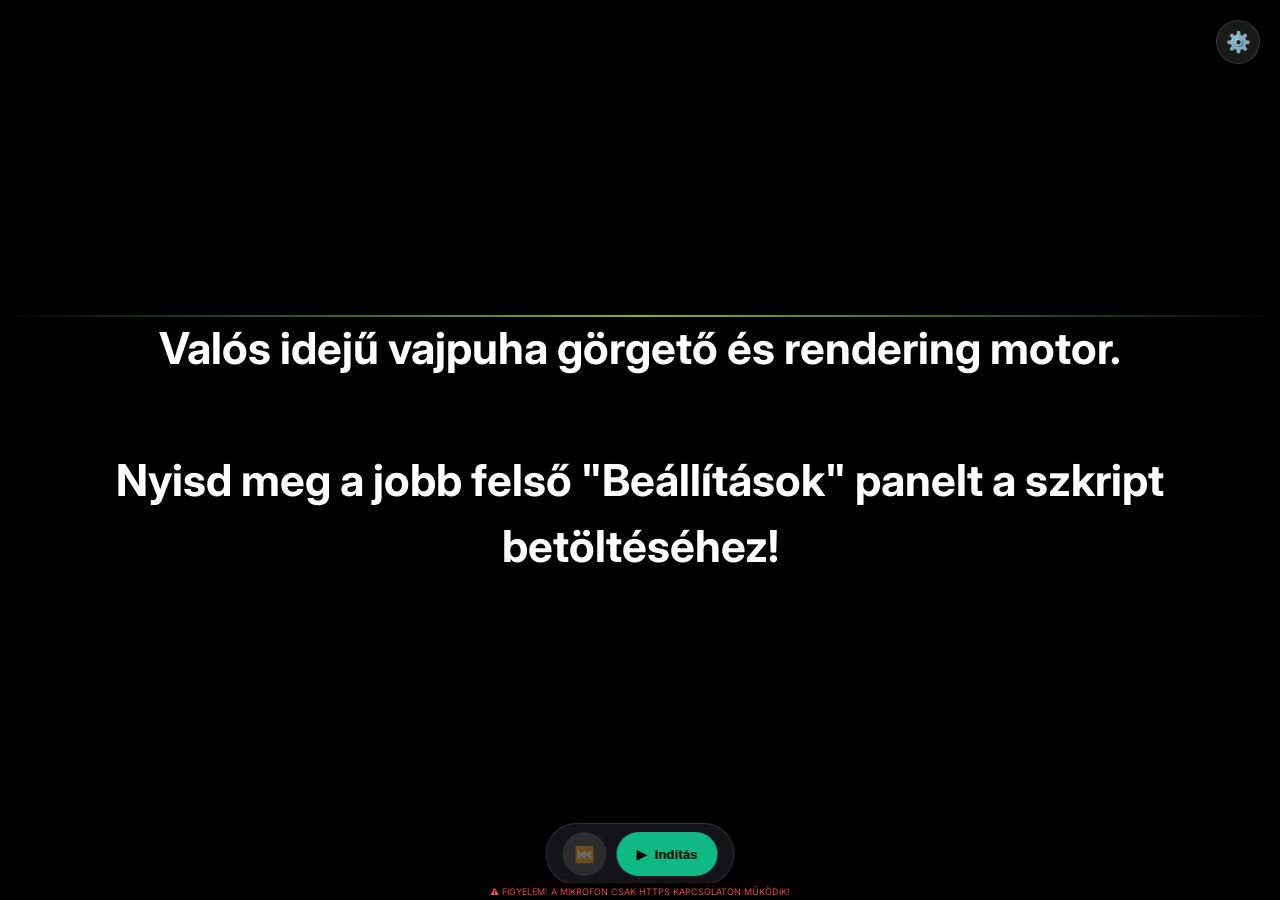
<file: index.html>
<!DOCTYPE html>
<html lang="hu">
<head>
    <meta charset="UTF-8">
    <meta name="viewport" content="width=device-width, initial-scale=1.0">
    <title>Mester Prompter - Pro Edition</title>
    <!-- Modern Betűtípusok az olvashatósághoz -->
    <link href="https://fonts.googleapis.com/css2?family=Inter:wght@400;500;700;900&display=swap" rel="stylesheet">
    <link rel="stylesheet" href="prompter.css">
</head>
<body class="theme-dark">

    <!-- Fókusz Zóna Segédvonal (35% fentről) -->
    <div class="focus-guide" id="focus-guide" style="top: 35%;">
        <div class="guide-line"></div>
    </div>

    <!-- Fő Prompter Viewport -->
    <div id="prompter-viewport" class="prompter-viewport">
        <!-- A szöveg renderelésének helye -->
        <div id="prompter-content" class="prompter-content text-sizing">
            Valós idejű vajpuha görgető és rendering motor.<br/><br/>
            Nyisd meg a jobb felső "Beállítások" panelt a szkript betöltéséhez!
        </div>
    </div>

    <!-- Fő Vezérlő Panel -->
    <button id="mobile-toggle" class="mobile-toggle" title="Beállítások">⚙️</button>
    <div id="settings-panel" class="settings-panel collapsed">
        <div class="panel-header">
            <h3>Mester Prompter Beállítások</h3>
            <span class="toggle-icon"></span>
        </div>
        
        <div class="panel-body">
            
            <div class="control-group">
                <label>Szkript betöltése</label>
                <textarea id="script-input" rows="4">Ez az utolsó, negyedik mérföldkő! Itt kipróbálhatod a "Vajpuha" görgető motort, ami lineáris interpolációt használ, úgynevezett LERP technikát a tökéletesen sima mozgásért. Még akkor is kalkulál és tolja előre a szöveget a fókusz zónában, ha épp csönd van, hogy a tempó sose akadjon meg. A prediktív technológia teszi igazán profivá ezt a fejlesztést.</textarea>
                <button id="btn-load" class="action-btn play-btn" style="width:100%; border-radius:12px; background: var(--accent-blue); color: white;">Szkript Előkészítése</button>
            </div>

            <div class="control-group">
                <label>Betűméret: <span id="val-fs">72</span>px</label>
                <input type="range" id="set-fs" min="40" max="150" value="72">
            </div>

            <div class="control-group">
                <label>Sormagasság: <span id="val-lh">1.5</span></label>
                <input type="range" id="set-lh" min="1.0" max="2.5" step="0.1" value="1.5">
            </div>

            <div class="control-group">
                <label>Oldalsó Margó: <span id="val-pad">100</span>px</label>
                <input type="range" id="set-pad" min="0" max="400" value="100">
            </div>
            
            <div class="control-group">
                <label>Fókusz Vonal (Anchor): <span id="val-anch">35</span>%</label>
                <input type="range" id="set-anch" min="10" max="90" value="35">
            </div>

            <div class="control-group" style="display:flex; flex-direction:column; gap:12px; margin-top:24px;">
                <label style="display:flex; align-items:center; gap:10px; text-transform:none; cursor:pointer;">
                    <input type="checkbox" id="set-mirror"> Tükrözés (Mirror Mode)
                </label>
                <label style="display:flex; align-items:center; gap:10px; text-transform:none; cursor:pointer;">
                    <input type="checkbox" id="set-guide" checked> Fókusz Vonal Mutatása
                </label>
                <label style="display:flex; align-items:center; gap:10px; text-transform:none; cursor:pointer;">
                    <input type="checkbox" id="set-highlight" checked> Szó Kijelölés Mutatása
                </label>
            </div>

        </div>
        <div class="panel-footer">
            <div style="width: 100%; display: flex; justify-content: space-between; align-items: center;">
                <span id="sys-status">Készenlét</span>
                <span id="sys-wpm">0 WPM</span>
            </div>
        </div>
    </div>

    <!-- Lebegő Irányítópult (Minden nézetben 1 kattintásra elérhető) -->
    <div class="bottom-controls">
        <button id="btn-restart" class="action-btn circle-btn" disabled title="Újrakezdés">⏮️</button>
        <button id="btn-start" class="action-btn play-btn" disabled>
            <span class="icon">▶</span>
            <span class="text">Indítás</span>
        </button>
    </div>

    <!-- Debug Sáv -->
    <div id="debug-bar">Várakozás...</div>

    <script src="tokenizer.js"></script>
    <script src="speechService.js"></script>
    <script src="trackingEngine.js"></script>
    <script src="prompterRenderer.js"></script>
    <script src="masterApp.js"></script>
</body>
</html>
</file>
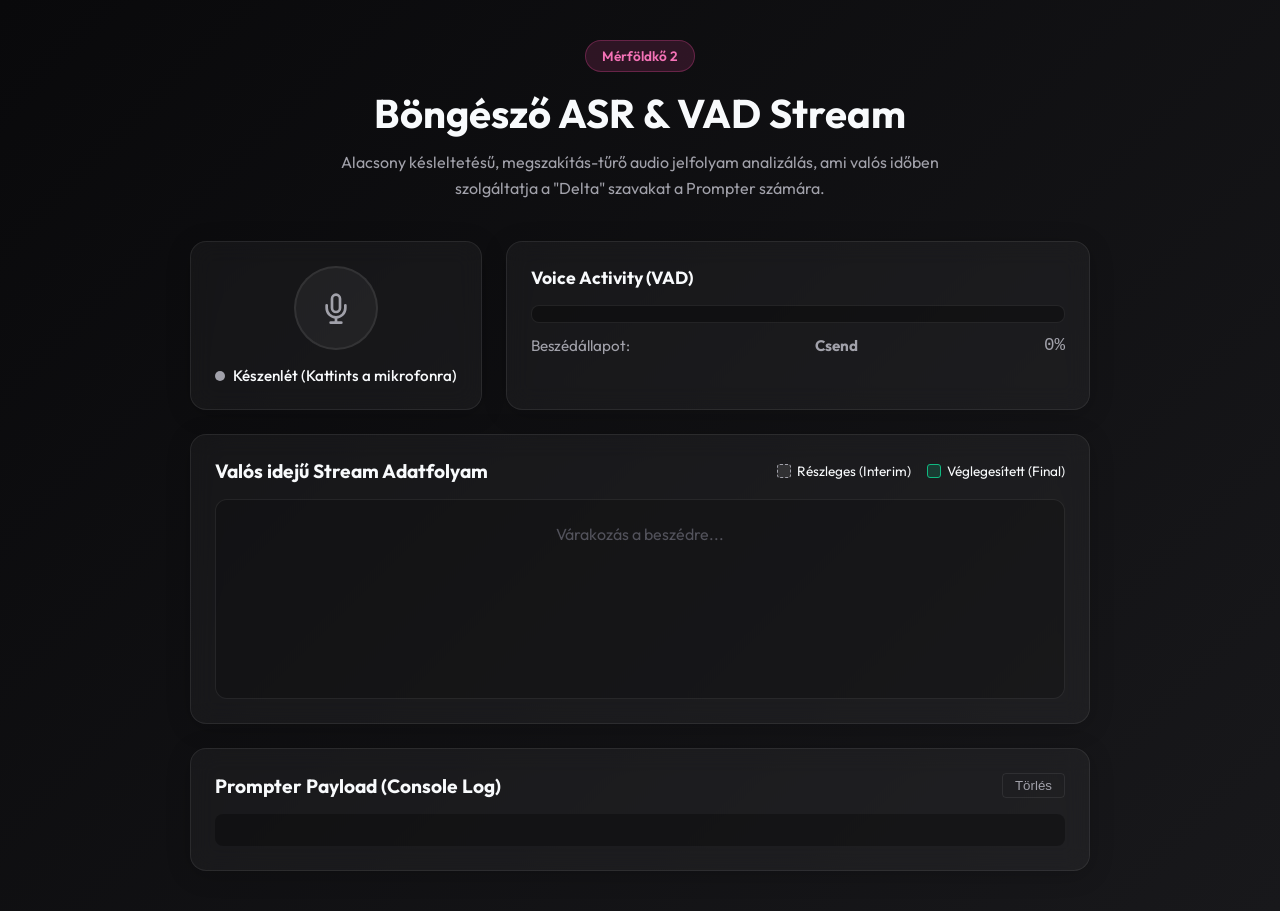
<file: speech.html>
<!DOCTYPE html>
<html lang="hu">
<head>
    <meta charset="UTF-8">
    <meta name="viewport" content="width=device-width, initial-scale=1.0">
    <title>ASR Stream Motor Demo - Mérföldkő 2.</title>
    <link href="https://fonts.googleapis.com/css2?family=Outfit:wght@300;400;500;600;700&display=swap" rel="stylesheet">
    <link rel="stylesheet" href="speech.css">
</head>
<body>
    <div class="app-container">
        
        <header class="header">
            <div class="badge">Mérföldkő 2</div>
            <h1>Böngésző ASR & VAD Stream</h1>
            <p>Alacsony késleltetésű, megszakítás-tűrő audio jelfolyam analizálás, ami valós időben szolgáltatja a "Delta" szavakat a Prompter számára.</p>
        </header>

        <!-- Dashboard: Status & Controls -->
        <section class="dashboard">
            <div class="mic-panel glass-panel">
                <div class="mic-button" id="mic-btn">
                    <svg class="mic-icon" viewBox="0 0 24 24" fill="none" stroke="currentColor" stroke-width="2" stroke-linecap="round" stroke-linejoin="round"><path d="M12 2a3 3 0 0 0-3 3v7a3 3 0 0 0 6 0V5a3 3 0 0 0-3-3z"></path><path d="M19 10v2a7 7 0 0 1-14 0v-2"></path><line x1="12" y1="19" x2="12" y2="23"></line><line x1="8" y1="23" x2="16" y2="23"></line></svg>
                </div>
                <div class="status-indicator">
                    <div id="status-dot" class="dot offline"></div>
                    <span id="status-text">Készenlét (Kattints a mikrofonra)</span>
                </div>
            </div>

            <div class="vad-panel glass-panel">
                <h3>Voice Activity (VAD)</h3>
                <div class="meter-container">
                    <div class="meter-bar">
                        <div class="meter-fill" id="volume-fill" style="width: 0%"></div>
                    </div>
                </div>
                <div class="vad-state">
                    Beszédállapot: <strong id="speaking-text" class="not-speaking">Csend</strong>
                    <span class="vol-label" id="vol-label">0%</span>
                </div>
            </div>
        </section>

        <!-- Live Stream Visualization -->
        <section class="stream-panel glass-panel">
            <div class="panel-header">
                <h3>Valós idejű Stream Adatfolyam</h3>
                <div class="legend">
                    <span class="legend-item"><span class="color-box interim-box"></span> Részleges (Interim)</span>
                    <span class="legend-item"><span class="color-box final-box"></span> Véglegesített (Final)</span>
                </div>
            </div>
            
            <div class="transcript-container" id="transcript-container">
                <div class="empty-state" id="stream-empty">Várakozás a beszédre...</div>
                <!-- Words will be injected here -->
            </div>
        </section>

        <!-- Event Log (Dev View) -->
        <section class="log-panel glass-panel">
            <div class="panel-header">
                <h3>Prompter Payload (Console Log)</h3>
                <button id="clear-log-btn" class="btn small-btn">Törlés</button>
            </div>
            <pre><code id="payload-log"></code></pre>
        </section>

    </div>

    <!-- Scripts -->
    <script src="speechService.js"></script>
    <script src="speech.js"></script>
</body>
</html>
</file>
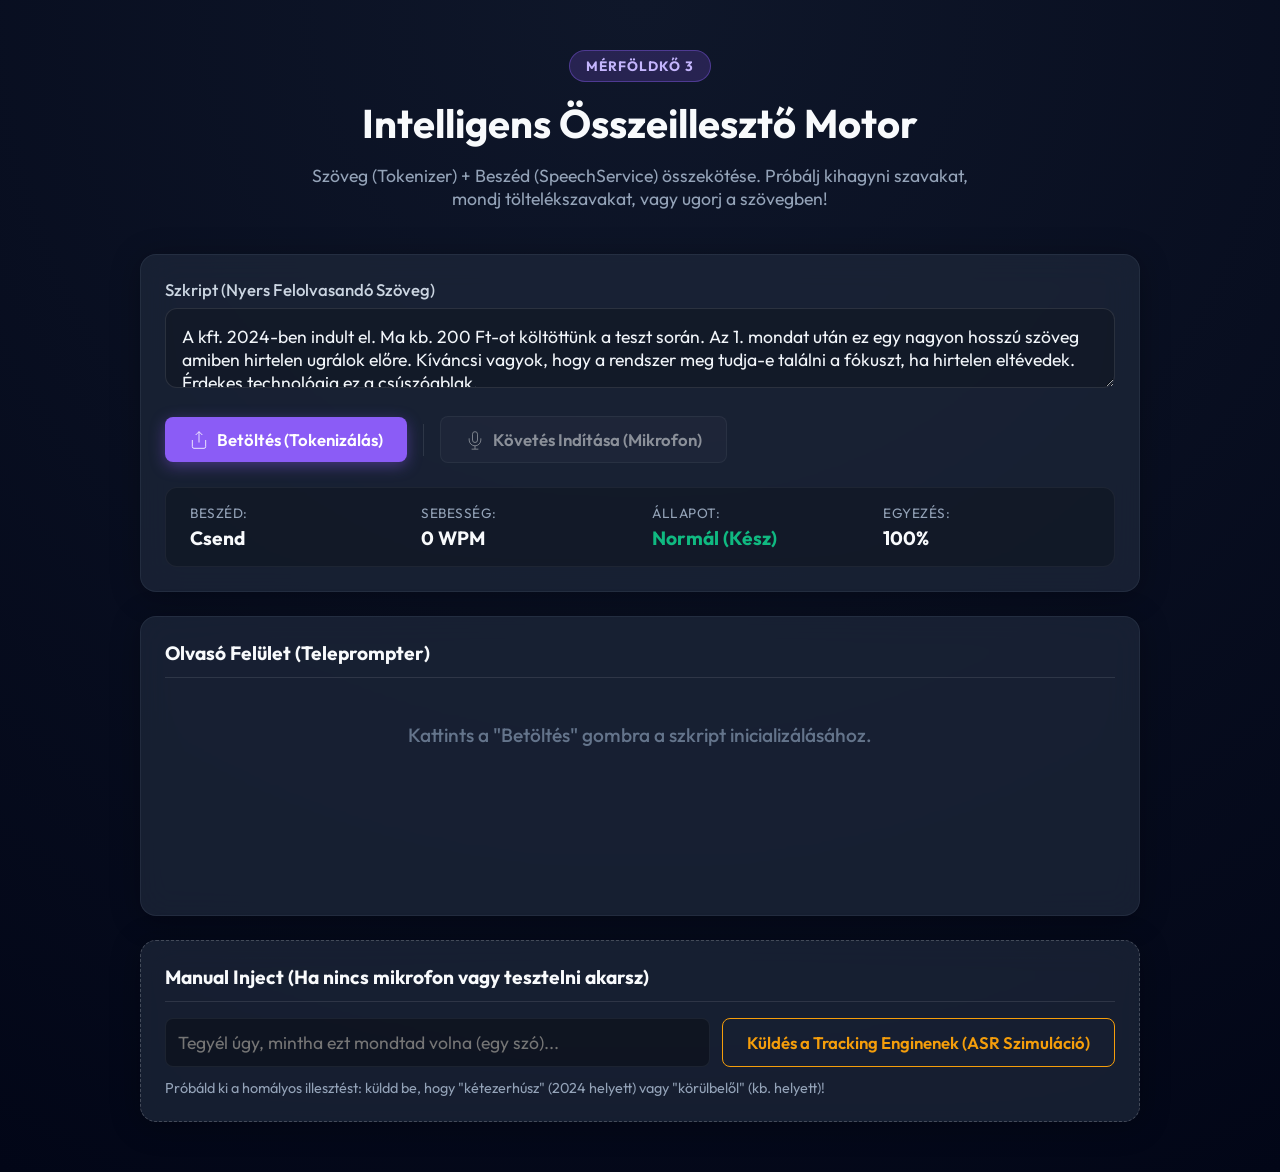
<file: tracking.html>
<!DOCTYPE html>
<html lang="hu">
<head>
    <meta charset="UTF-8">
    <meta name="viewport" content="width=device-width, initial-scale=1.0">
    <title>Tracking Engine Demo - Mérföldkő 3.</title>
    <link href="https://fonts.googleapis.com/css2?family=Outfit:wght@300;400;500;600;700;800&display=swap" rel="stylesheet">
    <link rel="stylesheet" href="tracking.css">
</head>
<body>
    <div class="app-container">
        
        <header class="header">
            <div class="badge">Mérföldkő 3</div>
            <h1>Intelligens Összeillesztő Motor</h1>
            <p>Szöveg (Tokenizer) + Beszéd (SpeechService) összekötése. Próbálj kihagyni szavakat, mondj töltelékszavakat, vagy ugorj a szövegben!</p>
        </header>

        <section class="controls glass-panel">
            <div class="input-group">
                <label for="script-input">Szkript (Nyers Felolvasandó Szöveg)</label>
                <textarea id="script-input">A kft. 2024-ben indult el. Ma kb. 200 Ft-ot költöttünk a teszt során. Az 1. mondat után ez egy nagyon hosszú szöveg amiben hirtelen ugrálok előre. Kíváncsi vagyok, hogy a rendszer meg tudja-e találni a fókuszt, ha hirtelen eltévedek. Érdekes technológia ez a csúszóablak.</textarea>
            </div>
            
            <div class="actions">
                <button id="load-btn" class="btn primary-btn">
                    <svg viewBox="0 0 24 24" fill="none" class="btn-icon" stroke="currentColor"><path d="M4 12v8a2 2 0 0 0 2 2h12a2 2 0 0 0 2-2v-8"></path><polyline points="16 6 12 2 8 6"></polyline><line x1="12" y1="2" x2="12" y2="15"></line></svg>
                    Betöltés (Tokenizálás)
                </button>
                <div class="divider"></div>
                <button id="start-track-btn" class="btn secondary-btn" disabled>
                    <svg viewBox="0 0 24 24" fill="none" class="btn-icon" stroke="currentColor"><path d="M12 2a3 3 0 0 0-3 3v7a3 3 0 0 0 6 0V5a3 3 0 0 0-3-3z"></path><path d="M19 10v2a7 7 0 0 1-14 0v-2"></path><line x1="12" y1="19" x2="12" y2="23"></line><line x1="8" y1="23" x2="16" y2="23"></line></svg>
                    <span id="mic-text">Követés Indítása (Mikrofon)</span>
                </button>
            </div>
            
            <div class="stats-row">
                <div class="stat"><span class="label">Beszéd:</span> <span id="stat-vad" class="val">Csend</span></div>
                <div class="stat"><span class="label">Sebesség:</span> <span id="stat-wpm" class="val">0 WPM</span></div>
                <div class="stat"><span class="label">Állapot:</span> <span id="stat-panic" class="val safe">Normál (Kész)</span></div>
                <div class="stat"><span class="label">Egyezés:</span> <span id="stat-conf" class="val">100%</span></div>
            </div>
        </section>

        <!-- Prompter View (Simulation) -->
        <section class="prompter-view glass-panel">
            <h3 class="view-title">Olvasó Felület (Teleprompter)</h3>
            <div id="prompter-content" class="prompter-text">
                <div class="empty-state">Kattints a "Betöltés" gombra a szkript inicializálásához.</div>
            </div>
        </section>

        <!-- Fallback/Debug Input if microphone fails -->
        <section class="debug-panel glass-panel">
            <h3 class="view-title">Manual Inject (Ha nincs mikrofon vagy tesztelni akarsz)</h3>
            <div class="dev-controls">
                <input type="text" id="dev-word" placeholder="Tegyél úgy, mintha ezt mondtad volna (egy szó)..." />
                <button id="dev-send" class="btn outline-btn">Küldés a Tracking Enginenek (ASR Szimuláció)</button>
            </div>
            <p class="dev-note">Próbáld ki a homályos illesztést: küldd be, hogy "kétezerhúsz" (2024 helyett) vagy "körülbelől" (kb. helyett)!</p>
        </section>

    </div>

    <!-- Hivatkozás a 3 mérföldkő fájljaira -->
    <script src="tokenizer.js"></script>
    <script src="speechService.js"></script>
    <script src="trackingEngine.js"></script>
    <script src="tracking.js"></script>
</body>
</html>
</file>
<file: prompter.css>
:root {
    --bg-color: #000000;
    --text-color: #ffffff;
    --text-pending: #71717a;
    --text-active: #a3e635;
    --text-completed: #3f3f46;
    
    --glass-bg: rgba(24, 24, 27, 0.85);
    --glass-border: rgba(255, 255, 255, 0.12);
    --accent-blue: #3b82f6;
    --accent-green: #10b981;
    --accent-red: #ef4444;
    --card-shadow: 0 8px 32px 0 rgba(0, 0, 0, 0.5);
    
    --ui-transition: all 0.3s ease-in-out;
}

/* UNIVERZÁLIS BOX-MODEL JAVÍTÁS - ELENGEDHETETLEN AZ OLDALRA GÖRDÍTÉS ELLEN */
* {
    box-sizing: border-box;
    margin: 0;
    padding: 0;
}

html, body {
    width: 100vw;
    height: 100vh;
    overflow-x: hidden !important; /* MEGÖLJÜK AZ OLDALRA HINTÁZÁST */
    overflow-y: hidden;
    background-color: var(--bg-color);
    position: fixed; /* Mobilon megakadályozza a "huzigálást" */
}

body.theme-dark {
    font-family: 'Inter', -apple-system, system-ui, sans-serif;
    color: var(--text-color);
    -webkit-font-smoothing: antialiased;
}

/* ==================================
   TELEPROMPTER MEGJELENÍTŐ
   ================================== */
.prompter-viewport {
    position: fixed;
    top: 0; left: 0; width: 100vw; height: 100vh;
    overflow-y: scroll;
    overflow-x: hidden;
    scrollbar-width: none;
    -webkit-overflow-scrolling: touch;
}
.prompter-viewport::-webkit-scrollbar { display: none; }

.prompter-content {
    width: 100%;
    margin: 0;
    padding-bottom: 80vh; 
    padding-top: 35vh; /* KEZDÉS A FELSŐ HARMADNÁL */
    background: transparent;
}

.mirror-mode {
    transform: scaleX(-1);
}

.text-sizing {
    font-size: 80px;
    line-height: 1.5;
    padding-left: 60px; padding-right: 60px;
    font-weight: 700;
    word-wrap: break-word;
    white-space: normal;
    text-align: center; /* VÍZSZINTES KÖZÉPRE IGAZÍTÁS */
}

.p-word {
    display: inline-block; /* Stabilabb renderelés */
    border-radius: 8px;
    padding: 2px 4px;
    margin: 0 2px;
    transition: background 0.2s;
}

.p-word.pending { color: var(--text-pending); }
.p-word.active { color: #000; background: var(--text-active); }
.p-word.completed { color: var(--text-completed); }

.hide-highlights .p-word {
    color: var(--text-color) !important;
    background: transparent !important;
}

/* ==================================
   FÓKUSZ ZÓNA
   ================================== */
.focus-guide {
    position: fixed;
    top: 35%; left: 0; width: 100vw;
    height: 1px;
    z-index: 100;
    pointer-events: none;
    display: flex; align-items: center; justify-content: center;
}
.guide-line {
    width: 100%; height: 2px;
    background: linear-gradient(90deg, transparent, var(--text-active), transparent);
    opacity: 0.8;
}

/* ==================================
   GLASSMORPHISM PANEL (BEÁLLÍTÁSOK)
   ================================== */
.settings-panel {
    position: fixed;
    top: 80px; right: 20px; /* Lejjebb toljuk a gear ikontól */
    width: 320px;
    max-height: 80vh;
    display: flex;
    flex-direction: column;
    overflow: hidden;
    background: var(--glass-bg);
    backdrop-filter: blur(20px);
    -webkit-backdrop-filter: blur(20px);
    border: 1px solid var(--glass-border);
    border-radius: 20px;
    box-shadow: var(--card-shadow);
    z-index: 3000;
    transition: all 0.3s ease;
}

.settings-panel.collapsed {
    opacity: 0;
    pointer-events: none;
    transform: scale(0.9) translateY(-20px);
}

.panel-header {
    padding: 16px 20px;
    display: flex; justify-content: space-between; align-items: center;
    cursor: pointer;
}
.panel-header h3 { margin: 0; font-size: 0.9rem; font-weight: 700; color: #a1a1aa; }

.toggle-icon { 
    width: 24px; height: 24px; 
    display: flex; align-items: center; justify-content: center;
    background: rgba(255,255,255,0.08);
    border-radius: 50%;
}

.panel-body {
    padding: 10px 20px 20px 20px;
    flex: 1; /* KITÖLTI A MARADÉK HELYET */
    overflow-y: auto;
    scrollbar-width: thin;
}

.panel-footer {
    padding: 12px 20px;
    border-top: 1px solid var(--glass-border);
    background: rgba(0,0,0,0.2);
    font-size: 11px;
    color: #a1a1aa;
}

.settings-panel.collapsed .panel-body,
.settings-panel.collapsed .panel-footer {
    display: none;
}

.settings-panel.collapsed .toggle-icon {
    transform: rotate(-90deg);
}

/* GEÁR IKON - MINDIG ELÉRHETŐ SZINKRONBAN */
.mobile-toggle {
    display: flex; /* Mindig látható asztalin is */
    position: fixed;
    top: 20px; right: 20px;
    width: 44px; height: 44px;
    background: rgba(255,255,255,0.1);
    backdrop-filter: blur(10px);
    border: 1px solid var(--glass-border);
    border-radius: 50%;
    z-index: 3500;
    align-items: center; justify-content: center;
    cursor: pointer;
    color: white; font-size: 20px;
    transition: 0.2s;
}
.mobile-toggle:hover { background: var(--accent-blue); }

.control-group { margin-top: 15px; }
.control-group label { display: block; font-size: 0.65rem; color: #71717a; font-weight: 700; margin-bottom: 5px; text-transform: uppercase; }

textarea {
    width: 100%; min-height: 80px; background: rgba(0,0,0,0.5); border: 1px solid var(--glass-border);
    border-radius: 10px; padding: 10px; color: white; font-size: 13px; font-family: inherit;
}

input[type=range] { width: 100%; accent-color: var(--accent-blue); height: 4px; cursor: pointer; }

/* ==================================
   LEBEGŐ IRÁNYÍTÓPULT (BOTTOM CONTROLS)
   ================================== */
.bottom-controls {
    position: fixed;
    bottom: 30px; left: 50%;
    transform: translateX(-50%);
    display: flex; gap: 10px; align-items: center;
    background: rgba(24, 24, 27, 0.85);
    backdrop-filter: blur(20px);
    -webkit-backdrop-filter: blur(20px);
    padding: 8px 16px;
    border-radius: 40px;
    border: 1px solid var(--glass-border);
    box-shadow: var(--card-shadow);
    z-index: 4000;
}

.action-btn {
    border: none; border-radius: 30px; 
    cursor: pointer; transition: 0.2s;
    display: flex; align-items: center; justify-content: center;
}

.circle-btn { width: 44px; height: 44px; background: rgba(255,255,255,0.1); font-size: 1rem; }
.play-btn { height: 44px; padding: 0 20px; background: var(--accent-green); color: #000; font-weight: 700; gap: 8px; }
.play-btn.active { background: var(--accent-red); color: white; }

/* ==================================
   MOBIL ÉS LANDSCAPE - MAXIMÁLIS SZÉLESSÉG
   ================================== */
@media (max-width: 900px) {
    .mobile-toggle { display: flex; }
    .settings-panel {
        top: 80px; right: 10px; left: 10px; width: auto;
    }
    .text-sizing { 
        font-size: 34px; 
        padding-left: 10px; 
        padding-right: 10px;
        width: 100vw;
    }
    .bottom-controls { bottom: 20px; }
}

@media (orientation: landscape) {
    .text-sizing { 
        font-size: 44px; 
        padding-left: 5px; 
        padding-right: 5px;
        width: 100vw;
        text-align: center;
    }
    .bottom-controls { bottom: 15px; }
    .settings-panel { 
        width: 400px; 
        top: 10px; right: 10px;
        max-height: 90vh; 
    }
}

/* DEBUG BAR */
#debug-bar {
    position: fixed;
    bottom: 0; left: 0; width: 100vw;
    padding: 3px 10px; background: rgba(0,0,0,1);
    font-size: 9px; color: #3f3f46; z-index: 5000;
    text-align: center; pointer-events: none;
    transition: var(--ui-transition);
}

/* ==================================
   STEALTH MODE (ELTŰNŐ UI BESZÉD KÖZBEN)
   ================================== */
.is-speaking .bottom-controls,
.is-speaking .mobile-toggle,
.is-speaking .focus-guide,
.is-speaking .settings-panel,
.is-speaking #debug-bar {
    opacity: 0 !important;
    visibility: hidden !important; /* MÉG BIZTOSABB */
    pointer-events: none !important;
}

/* Letisztult mozgás elrejtéskor */
.is-speaking .bottom-controls { transform: translate(-50%, 40px); }
.is-speaking .mobile-toggle { transform: scale(0.2); }
</file>
<file: speech.css>
:root {
    --bg-gradient: linear-gradient(135deg, #09090b 0%, #18181b 100%);
    --card-bg: rgba(255, 255, 255, 0.04);
    --card-border: rgba(255, 255, 255, 0.08);
    --text-primary: #f8fafc;
    --text-secondary: #a1a1aa;
    
    /* Brand Colors */
    --accent: #ec4899;
    --accent-glow: rgba(236, 72, 153, 0.4);
    --success: #10b981;
    --success-glow: rgba(16, 185, 129, 0.4);
    --warning: #f59e0b;
    --error: #ef4444;
}

body {
    margin: 0;
    font-family: 'Outfit', sans-serif;
    background: var(--bg-gradient);
    color: var(--text-primary);
    min-height: 100vh;
}

.glass-panel {
    background: var(--card-bg);
    backdrop-filter: blur(12px);
    border: 1px solid var(--card-border);
    border-radius: 16px;
    padding: 24px;
    box-shadow: 0 4px 24px rgba(0, 0, 0, 0.2);
}

.app-container {
    max-width: 900px;
    margin: 0 auto;
    padding: 40px 20px;
    display: flex;
    flex-direction: column;
    gap: 24px;
}

/* Header */
.header { text-align: center; margin-bottom: 16px; }
.badge {
    display: inline-block;
    padding: 6px 16px;
    background: rgba(236, 72, 153, 0.15);
    color: #f472b6;
    border-radius: 20px;
    font-size: 0.85rem;
    font-weight: 600;
    margin-bottom: 16px;
    border: 1px solid rgba(236, 72, 153, 0.3);
}
.header h1 { margin: 0 0 12px 0; font-size: 2.5rem; }
.header p { color: var(--text-secondary); max-width: 600px; margin: 0 auto; line-height: 1.6; }

/* Dashboard */
.dashboard {
    display: grid;
    grid-template-columns: 1fr 2fr;
    gap: 24px;
}

/* Mic Panel */
.mic-panel {
    display: flex;
    flex-direction: column;
    align-items: center;
    justify-content: center;
    gap: 16px;
}
.mic-button {
    width: 80px; height: 80px;
    border-radius: 50%;
    background: rgba(255, 255, 255, 0.05);
    border: 2px solid var(--card-border);
    display: flex; align-items: center; justify-content: center;
    cursor: pointer;
    transition: all 0.3s ease;
    color: var(--text-secondary);
}
.mic-button:hover {
    background: rgba(255, 255, 255, 0.1);
    transform: scale(1.05);
}
.mic-button.active {
    background: var(--accent);
    color: white;
    border-color: #f472b6;
    box-shadow: 0 0 30px var(--accent-glow);
    animation: pulse 2s infinite;
}
@keyframes pulse {
    0% { box-shadow: 0 0 0 0 var(--accent-glow); }
    70% { box-shadow: 0 0 0 20px rgba(236,72,153, 0); }
    100% { box-shadow: 0 0 0 0 rgba(236,72,153, 0); }
}
.mic-icon { width: 32px; height: 32px; }

.status-indicator {
    display: flex; align-items: center; gap: 8px;
    font-size: 0.95rem; font-weight: 500;
}
.dot { width: 10px; height: 10px; border-radius: 50%; }
.dot.offline { background: var(--text-secondary); }
.dot.online { background: var(--success); box-shadow: 0 0 10px var(--success-glow); }

/* VAD Panel */
.vad-panel h3 { margin: 0 0 16px 0; font-size: 1.1rem; }
.meter-container {
    height: 16px;
    background: rgba(0, 0, 0, 0.3);
    border-radius: 8px;
    overflow: hidden;
    margin-bottom: 12px;
    border: 1px solid var(--card-border);
}
.meter-fill {
    height: 100%;
    width: 0%;
    background: linear-gradient(90deg, var(--success), var(--warning), var(--error));
    transition: width 0.05s linear;
}
.vad-state {
    display: flex; justify-content: space-between; align-items: center;
    font-size: 0.95rem; color: var(--text-secondary);
}
#speaking-text.is-speaking { color: var(--success); }
.vol-label { font-family: monospace; font-size: 1.1rem; }

/* Stream Panel */
.panel-header {
    display: flex; justify-content: space-between; align-items: center;
    margin-bottom: 16px;
}
.panel-header h3 { margin: 0; font-size: 1.2rem; }
.legend { display: flex; gap: 16px; font-size: 0.85rem; }
.legend-item { display: flex; align-items: center; gap: 6px; }
.color-box { width: 12px; height: 12px; border-radius: 3px; }
.interim-box { background: rgba(255, 255, 255, 0.1); border: 1px dashed #a1a1aa; }
.final-box { background: rgba(16, 185, 129, 0.2); border: 1px solid var(--success); }

.transcript-container {
    min-height: 150px;
    background: rgba(0, 0, 0, 0.2);
    border-radius: 12px;
    padding: 24px;
    display: flex;
    flex-wrap: wrap;
    gap: 8px;
    align-content: flex-start;
    border: 1px solid var(--card-border);
}
.empty-state { width: 100%; text-align: center; color: #52525b; margin: auto; }

/* Injected Words */
.stream-word {
    padding: 6px 12px;
    border-radius: 6px;
    font-size: 1.2rem;
    font-weight: 500;
    transition: all 0.3s ease;
    animation: popIn 0.2s cubic-bezier(0.175, 0.885, 0.32, 1.275);
}
@keyframes popIn {
    0% { transform: scale(0.8); opacity: 0; }
    100% { transform: scale(1); opacity: 1; }
}
.stream-word.interim {
    background: rgba(255, 255, 255, 0.05);
    color: #a1a1aa;
    border: 1px dashed rgba(255, 255, 255, 0.2);
}
.stream-word.final {
    background: rgba(16, 185, 129, 0.15);
    color: #f8fafc;
    border: 1px solid var(--success-border, #10b981);
    box-shadow: 0 2px 10px rgba(16, 185, 129, 0.2);
}

/* Log Panel */
.btn.small-btn {
    background: transparent; border: 1px solid var(--card-border);
    color: var(--text-secondary); padding: 4px 12px; border-radius: 4px; cursor: pointer;
}
.btn.small-btn:hover { background: rgba(255,255,255,0.05); color: white; }
pre {
    margin: 0; padding: 16px; background: rgba(0, 0, 0, 0.3);
    border-radius: 8px; color: #6ee7b7; font-family: monospace; font-size: 0.9rem;
    max-height: 250px; overflow-y: auto;
}
</file>
<file: tracking.css>
:root {
    --bg-dark: #0f172a;
    --bg-darker: #020617;
    --panel-bg: rgba(30, 41, 59, 0.7);
    --panel-border: rgba(148, 163, 184, 0.1);
    
    --text-main: #f8fafc;
    --text-muted: #94a3b8;
    
    --brand: #8b5cf6;
    --brand-hover: #7c3aed;
    --brand-glow: rgba(139, 92, 246, 0.4);
    
    --success: #10b981;
    --warning: #f59e0b;
    --danger: #ef4444;
}

body {
    margin: 0;
    font-family: 'Outfit', sans-serif;
    background: radial-gradient(circle at top, var(--bg-dark), var(--bg-darker));
    color: var(--text-main);
    min-height: 100vh;
}

.glass-panel {
    background: var(--panel-bg);
    backdrop-filter: blur(16px);
    -webkit-backdrop-filter: blur(16px);
    border: 1px solid var(--panel-border);
    border-radius: 16px;
    padding: 24px;
    box-shadow: 0 4px 30px rgba(0, 0, 0, 0.3);
}

.app-container {
    max-width: 1000px;
    margin: 0 auto;
    padding: 50px 20px;
    display: flex;
    flex-direction: column;
    gap: 24px;
}

/* Header */
.header { text-align: center; margin-bottom: 20px; }
.badge {
    display: inline-block;
    padding: 6px 16px;
    background: rgba(139, 92, 246, 0.2);
    color: #c4b5fd;
    border-radius: 20px;
    font-size: 0.85rem;
    font-weight: 700;
    border: 1px solid rgba(139, 92, 246, 0.4);
    margin-bottom: 16px;
    text-transform: uppercase;
    letter-spacing: 1px;
}
.header h1 { margin: 0 0 16px 0; font-size: 2.5rem; }
.header p { color: var(--text-muted); font-size: 1.1rem; max-width: 700px; margin: 0 auto;}

/* Controls & UI */
.input-group { margin-bottom: 24px; }
label { display: block; margin-bottom: 8px; color: #cbd5e1; font-weight: 500; font-size: 1.05rem; }
textarea {
    width: 100%;
    background: rgba(0, 0, 0, 0.2);
    border: 1px solid rgba(255, 255, 255, 0.1);
    border-radius: 12px;
    padding: 16px;
    color: #f1f5f9;
    font-family: inherit;
    font-size: 1.1rem;
    box-sizing: border-box;
    transition: all 0.3s ease;
}
textarea:focus { outline: none; border-color: var(--brand); }

.actions { display: flex; gap: 16px; align-items: center; margin-bottom: 24px; }
.divider { width: 1px; height: 32px; background: rgba(255, 255, 255, 0.1); }
.btn {
    padding: 12px 24px;
    border-radius: 8px;
    font-family: inherit; font-size: 1.05rem; font-weight: 600;
    cursor: pointer; border: none;
    display: flex; align-items: center; gap: 8px; transition: all 0.2s;
}
.btn:disabled { opacity: 0.5; cursor: not-allowed; }
.btn-icon { width: 20px; height: 20px; }

.primary-btn { background: var(--brand); color: white; box-shadow: 0 4px 15px var(--brand-glow); }
.primary-btn:hover:not(:disabled) { background: var(--brand-hover); transform: translateY(-2px); }

.secondary-btn { background: rgba(255, 255, 255, 0.05); color: white; border: 1px solid rgba(255, 255, 255, 0.1); }
.secondary-btn:hover:not(:disabled) { background: rgba(255, 255, 255, 0.1); }
.secondary-btn.listening { background: var(--danger); box-shadow: 0 0 20px rgba(239, 68, 68, 0.4); border-color: transparent; }

/* Stats Row */
.stats-row {
    display: flex; gap: 24px; background: rgba(0, 0, 0, 0.2); 
    padding: 16px 24px; border-radius: 12px;
    border: 1px solid rgba(255, 255, 255, 0.05);
}
.stat { display: flex; flex-direction: column; gap: 4px; flex: 1; }
.stat .label { color: #94a3b8; font-size: 0.85rem; text-transform: uppercase; letter-spacing: 0.5px; }
.stat .val { color: #f8fafc; font-size: 1.2rem; font-weight: 700; }
.stat .val.safe { color: var(--success); }
.stat .val.panic { color: var(--danger); animation: pulseText 1s infinite alternate;}

@keyframes pulseText {
    from { opacity: 1; } to { opacity: 0.5; }
}

/* Prompter View (The core milestone presentation) */
.view-title { margin: 0 0 16px 0; font-size: 1.2rem; border-bottom: 1px solid rgba(255,255,255,0.1); padding-bottom: 12px; }
.prompter-view { min-height: 250px; }
.prompter-text {
    line-height: 1.8;
    font-size: 2rem;
    font-weight: 500;
    color: #475569; /* Unread text is dark gray */
    transition: all 0.5s ease;
}

.empty-state { font-size: 1.2rem; color: #64748b; text-align: center; margin-top: 40px; }

/* Token Styling for Tracking */
.p-token {
    display: inline-block;
    transition: all 0.2s ease-out;
    border-bottom: 3px solid transparent;
}
.p-whitespace { white-space: pre-wrap; display: inline; }

/* Statuses */
.p-token.unread { color: #64748b; }
.p-token.read { color: #f8fafc; }
.p-token.active { 
    color: #c4b5fd;
    transform: scale(1.1);
    text-shadow: 0 0 20px rgba(139, 92, 246, 0.6);
    border-bottom: 3px solid var(--brand);
}
.p-token.passed {
    color: #94a3b8;
}

/* Jump Animation */
.p-token.jumped {
    animation: flashJump 0.6s cubic-bezier(0.175, 0.885, 0.32, 1.275);
}
@keyframes flashJump {
    0% { transform: scale(1); color: var(--warning); }
    50% { transform: scale(1.3); color: white; text-shadow: 0 0 20px var(--warning); }
    100% { transform: scale(1); }
}

/* Debug tools */
.debug-panel { border: 1px dashed rgba(255, 255, 255, 0.2); }
.dev-controls { display: flex; gap: 12px; margin-bottom: 12px; }
#dev-word { flex: 1; padding: 12px; border-radius: 8px; border: 1px solid var(--panel-border); background: rgba(0,0,0,0.3); color: white; font-size: 1.1rem; font-family: inherit;}
#dev-word:focus { outline: none; border-color: var(--warning); }
.outline-btn { background: transparent; color: var(--warning); border: 1px solid var(--warning); padding: 12px 24px; border-radius: 8px; cursor: pointer; font-weight: 600; font-family: inherit;}
.outline-btn:hover { background: rgba(245, 158, 11, 0.1); }
.dev-note { margin: 0; font-size: 0.9rem; color: var(--text-muted); }
</file>
